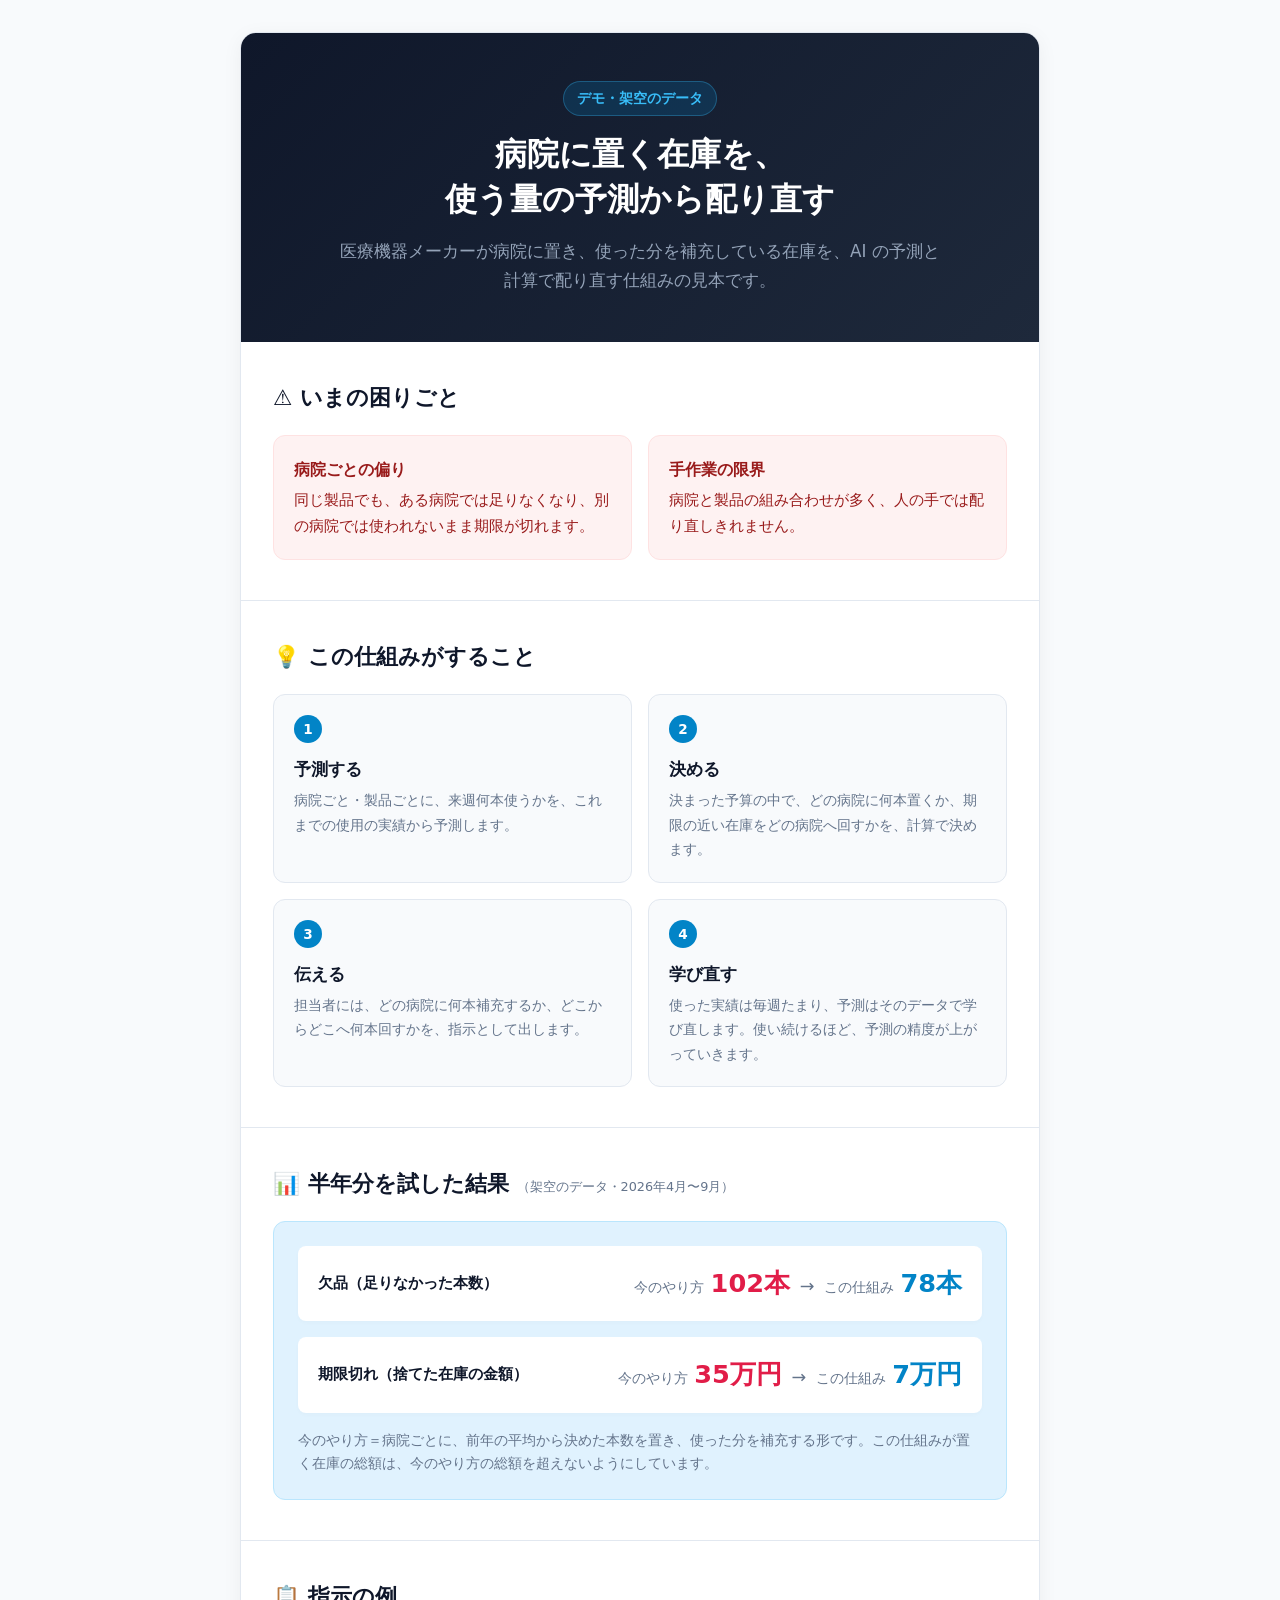
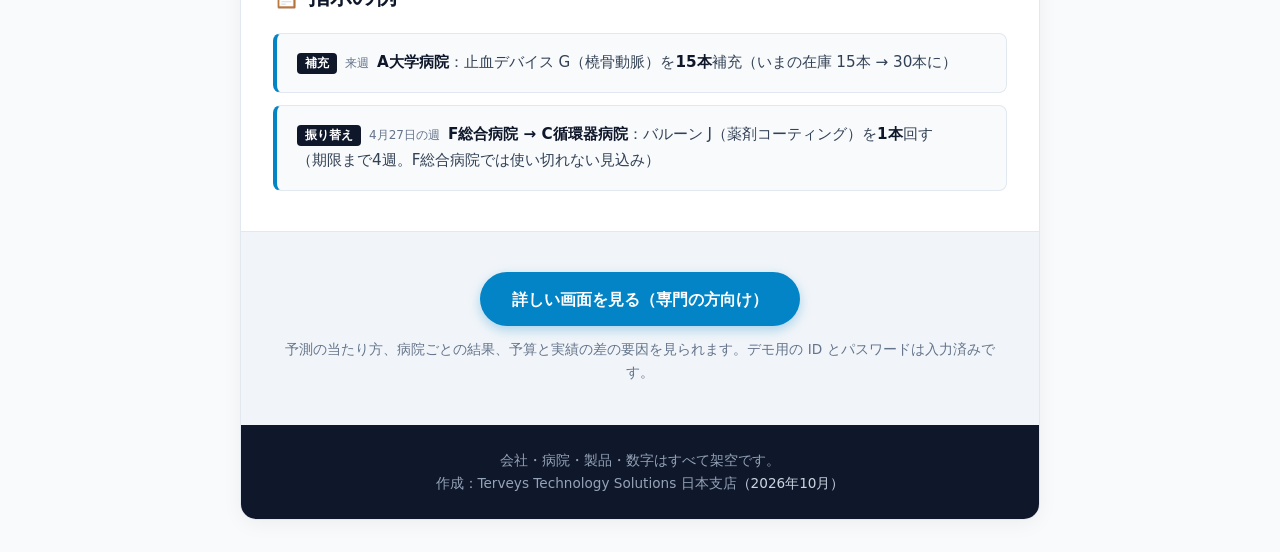
<file: index.html>
<!doctype html>
<html lang="ja">
<head>
<meta charset="utf-8">
<meta name="viewport" content="width=device-width, initial-scale=1">
<meta name="robots" content="noindex, nofollow">
<title>病院に置く在庫の配り直し（デモ）</title>
<link rel="stylesheet" href="simple.css?v=20261013-3">
</head>
<body>
<!-- 簡単版（1ページ・ログインなし・専門用語なし）。発注ナビの担当の方が30秒で分かるように。2026-10-13
     見た目は岩崎さんが貼ったデザインを取り入れた（数字・指示の例・noindex は残す）。
     数字と例は data.js（model.py が書き出す）から simple.js が入れる。詳しい4画面は detail.html -->
<main>
  <header>
    <span class="badge">デモ・架空のデータ</span>
    <h1>病院に置く在庫を、<br>使う量の予測から配り直す</h1>
    <p>医療機器メーカーが病院に置き、使った分を補充している在庫を、AI の予測と計算で配り直す仕組みの見本です。</p>
  </header>

  <section>
    <h2>⚠️ いまの困りごと</h2>
    <div class="pain-points">
      <div class="pain-card"><b>病院ごとの偏り</b>同じ製品でも、ある病院では足りなくなり、別の病院では使われないまま期限が切れます。</div>
      <div class="pain-card"><b>手作業の限界</b>病院と製品の組み合わせが多く、人の手では配り直しきれません。</div>
    </div>
  </section>

  <section>
    <h2>💡 この仕組みがすること</h2>
    <div class="steps-grid">
      <div class="step-card"><span class="num">1</span><b>予測する</b><p>病院ごと・製品ごとに、来週何本使うかを、これまでの使用の実績から予測します。</p></div>
      <div class="step-card"><span class="num">2</span><b>決める</b><p>決まった予算の中で、どの病院に何本置くか、期限の近い在庫をどの病院へ回すかを、計算で決めます。</p></div>
      <div class="step-card"><span class="num">3</span><b>伝える</b><p>担当者には、どの病院に何本補充するか、どこからどこへ何本回すかを、指示として出します。</p></div>
      <div class="step-card"><span class="num">4</span><b>学び直す</b><p>使った実績は毎週たまり、予測はそのデータで学び直します。使い続けるほど、予測の精度が上がっていきます。</p></div>
    </div>
  </section>

  <section>
    <h2>📊 半年分を試した結果<small>（架空のデータ・<span id="bt" class="s-nw"></span>）</small></h2>
    <div class="results-box">
      <div class="result-row">
        <div class="result-label">欠品（足りなかった本数）</div>
        <div class="result-values"><span class="before">今のやり方<b id="shortNow"></b></span><span class="arr">→</span><span class="after">この仕組み<b id="shortOpt"></b></span></div>
      </div>
      <div class="result-row">
        <div class="result-label">期限切れ（捨てた在庫の金額）</div>
        <div class="result-values"><span class="before">今のやり方<b id="expNow"></b></span><span class="arr">→</span><span class="after">この仕組み<b id="expOpt"></b></span></div>
      </div>
      <p class="result-note">今のやり方＝病院ごとに、前年の平均から決めた本数を置き、使った分を補充する形です。この仕組みが置く在庫の総額は、今のやり方の総額を超えないようにしています。</p>
    </div>
  </section>

  <section>
    <h2>📋 指示の例</h2>
    <ul class="orders">
      <li id="exRep"></li>
      <li id="exMove"></li>
    </ul>
  </section>

  <section class="cta-section">
    <a class="btn-detail" href="detail.html">詳しい画面を見る（専門の方向け）</a>
    <p>予測の当たり方、病院ごとの結果、予算と実績の差の要因を見られます。デモ用の ID とパスワードは入力済みです。</p>
  </section>

  <footer>会社・病院・製品・数字はすべて架空です。<br>作成：Terveys Technology Solutions 日本支店<span class="s-nw">（2026年10月）</span></footer>
</main>
<script src="data.js?v=20261013-3"></script>
<script src="simple.js?v=20261013-3"></script>
</body>
</html>
</file>
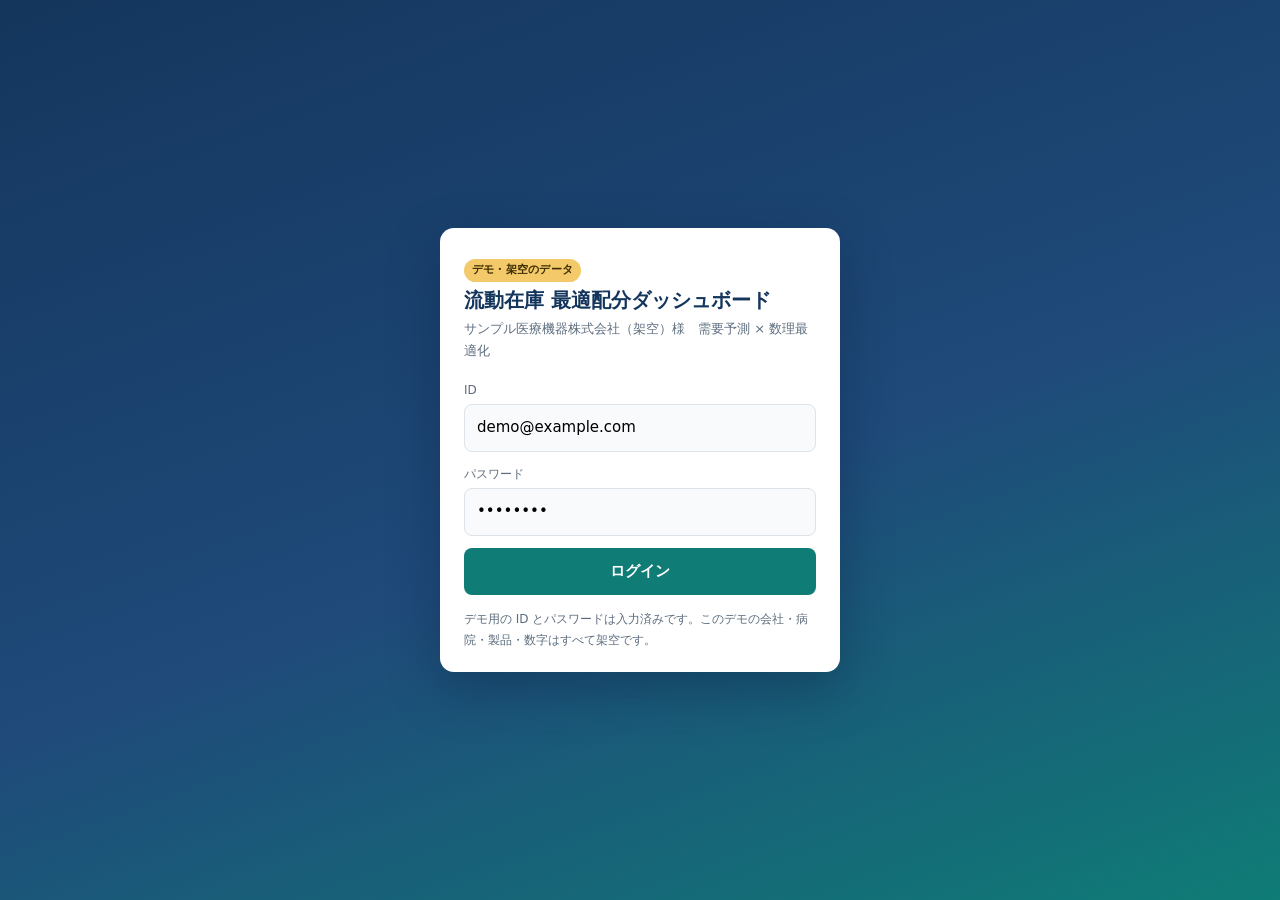
<file: detail.html>
<!doctype html>
<html lang="ja">
<head>
<meta charset="utf-8">
<meta name="viewport" content="width=device-width, initial-scale=1">
<meta name="robots" content="noindex, nofollow">
<title>流動在庫 最適配分ダッシュボード（デモ・詳しい画面）</title>
<link rel="stylesheet" href="style.css?v=20261012-3">
</head>
<body>
<div id="app"></div>
<script src="data.js?v=20261012-3"></script>
<script src="app.js?v=20261012-3"></script>
</body>
</html>
</file>
<file: simple.css>
/* 簡単版（index.html）。2026-10-13 見た目を作り直した（岩崎さんが貼ったデザインを取り入れた。数字・指示の例・noindex は残す）
   詳しい画面（detail.html）は style.css を使う。こちらは style.css を読まない */
:root {
  --primary: #0f172a;
  --accent: #0284c7;
  --accent-light: #e0f2fe;
  --bg: #f8fafc;
  --card-bg: #ffffff;
  --text: #334155;
  --text-light: #64748b;
  --border: #e2e8f0;
  --before: #e11d48;
  --radius: 12px;
}
* { box-sizing: border-box; margin: 0; padding: 0; }
body {
  font-family: "Hiragino Sans", "Hiragino Kaku Gothic ProN", "Yu Gothic", YuGothic, Meiryo, system-ui, sans-serif;
  background: var(--bg);
  color: var(--text);
  line-height: 1.7;
  padding: 2rem 1rem;
  -webkit-text-size-adjust: 100%;
}
main {
  max-width: 800px;
  margin: 0 auto;
  background: var(--card-bg);
  border-radius: 16px;
  box-shadow: 0 4px 20px rgba(0, 0, 0, .05);
  overflow: hidden;
  border: 1px solid var(--border);
}

/* 見出し */
header { background: linear-gradient(135deg, #0f172a 0%, #1e293b 100%); color: #fff; padding: 3rem 2rem; text-align: center; }
.badge {
  display: inline-block;
  background: rgba(2, 132, 199, .2);
  color: #38bdf8;
  font-size: .85rem;
  font-weight: 600;
  padding: .3rem .8rem;
  border-radius: 20px;
  margin-bottom: 1rem;
  border: 1px solid rgba(56, 189, 248, .3);
}
header h1 { font-size: 2rem; font-weight: 700; line-height: 1.4; margin-bottom: 1rem; }
header p { color: #94a3b8; font-size: 1.05rem; max-width: 600px; margin: 0 auto; }

/* 区切り */
section { padding: 2.5rem 2rem; border-bottom: 1px solid var(--border); }
h2 { font-size: 1.35rem; color: var(--primary); margin-bottom: 1.25rem; display: flex; align-items: baseline; flex-wrap: wrap; gap: .5rem; line-height: 1.5; }
h2 small { font-size: .8rem; color: var(--text-light); font-weight: normal; }

/* 困りごと */
.pain-points, .steps-grid { display: grid; grid-template-columns: 1fr 1fr; gap: 1rem; }
.pain-card { background: #fef2f2; border: 1px solid #fee2e2; padding: 1.25rem; border-radius: var(--radius); color: #991b1b; font-size: .95rem; }
.pain-card b { display: block; margin-bottom: .3rem; font-size: 1rem; }

/* 仕組み */
.step-card { background: var(--bg); border: 1px solid var(--border); padding: 1.25rem; border-radius: var(--radius); }
.step-card .num {
  display: inline-block;
  width: 28px; height: 28px;
  background: var(--accent);
  color: #fff;
  text-align: center;
  line-height: 28px;
  border-radius: 50%;
  font-weight: 700;
  font-size: .85rem;
  margin-bottom: .75rem;
}
.step-card b { display: block; color: var(--primary); font-size: 1.05rem; margin-bottom: .3rem; }
.step-card p { font-size: .9rem; color: var(--text-light); }

/* 結果 */
.results-box { background: var(--accent-light); border: 1px solid #bae6fd; padding: 1.5rem; border-radius: var(--radius); display: grid; gap: 1rem; }
.result-row {
  display: flex; justify-content: space-between; align-items: center; flex-wrap: wrap; gap: .5rem 1rem;
  background: #fff; padding: 1rem 1.25rem; border-radius: 8px; box-shadow: 0 2px 4px rgba(0, 0, 0, .02);
}
.result-label { font-weight: 600; color: var(--primary); font-size: .95rem; }
.result-values { display: flex; align-items: baseline; gap: .6rem; font-size: .85rem; color: var(--text-light); }
.result-values b { margin-left: .4rem; font-size: 1.6rem; font-feature-settings: "tnum"; font-variant-numeric: tabular-nums; }
.result-values .before b { color: var(--before); }
.result-values .after b { color: var(--accent); }
.result-values .arr { font-size: 1.1rem; }
.result-note { font-size: .85rem; color: var(--text-light); }

/* 指示の例 */
.orders { list-style: none; display: grid; gap: .75rem; }
.orders li { background: var(--bg); border: 1px solid var(--border); border-left: 4px solid var(--accent); border-radius: 8px; padding: 1rem 1.25rem; font-size: .95rem; }
.orders b { color: var(--primary); }
.s-tag { display: inline-block; font-size: .75rem; font-weight: 700; color: #fff; background: var(--primary); border-radius: 4px; padding: 0 .5rem; margin-right: .5rem; }
.s-when { display: inline-block; font-size: .75rem; color: var(--text-light); margin-right: .5rem; }
.s-nw { white-space: nowrap; }

/* 詳しい画面へ */
.cta-section { text-align: center; background: #f1f5f9; border-bottom: none; }
.btn-detail {
  display: inline-block;
  background: var(--accent);
  color: #fff;
  font-weight: 600;
  padding: .85rem 2rem;
  border-radius: 30px;
  text-decoration: none;
  box-shadow: 0 4px 12px rgba(2, 132, 199, .3);
  transition: background .2s, transform .2s;
}
.btn-detail:hover { background: #0369a1; transform: translateY(-2px); }
.cta-section p { margin-top: .75rem; font-size: .85rem; color: var(--text-light); }

/* 末尾 */
footer { background: var(--primary); color: #94a3b8; text-align: center; padding: 1.5rem; font-size: .85rem; }
footer .s-nw { color: #cbd5e1; }

@media (max-width: 600px) {
  body { padding: 1rem; }
  header { padding: 2.25rem 1.25rem; }
  header h1 { font-size: 1.5rem; }
  section { padding: 2rem 1.25rem; }
  .pain-points, .steps-grid { grid-template-columns: 1fr; }
  .result-row { flex-direction: column; align-items: flex-start; }
}
</file>
<file: style.css>
/* 流動在庫 最適配分ダッシュボード（デモ）2026-10-12 */
:root {
  --bg: #f4f6f9;
  --card: #ffffff;
  --ink: #1c2833;
  --muted: #5d6d7e;
  --line: #dde3ea;
  --navy: #14365d;
  --navy-2: #1f4a7a;
  --teal: #0f7c76;
  --teal-soft: #e3f2f1;
  --now: #9aa8b6;
  --now-soft: #eef1f4;
  --good: #1b7f3a;
  --bad: #b03a2e;
  --warn: #d99a2b;
  --band: rgba(15, 124, 118, .16);
  --radius: 10px;
}
* { box-sizing: border-box; }
html, body { margin: 0; padding: 0; }
body {
  background: var(--bg);
  color: var(--ink);
  font-family: "Hiragino Sans", "Hiragino Kaku Gothic ProN", "Yu Gothic", YuGothic, Meiryo, system-ui, sans-serif;
  font-size: 15px;
  line-height: 1.7;
  -webkit-text-size-adjust: 100%;
}
.num { font-feature-settings: "tnum"; font-variant-numeric: tabular-nums; }

/* ログイン */
.login {
  min-height: 100vh;
  display: grid;
  place-items: center;
  padding: 24px 16px;
  background: linear-gradient(160deg, #14365d 0%, #1f4a7a 55%, #0f7c76 100%);
}
.login-card {
  width: 100%;
  max-width: 400px;
  background: var(--card);
  border-radius: 14px;
  padding: 28px 24px 22px;
  box-shadow: 0 18px 50px rgba(10, 30, 60, .35);
}
.login-card h1 { font-size: 20px; margin: 4px 0 4px; color: var(--navy); line-height: 1.4; }
.login-card .sub { color: var(--muted); font-size: 13px; margin: 0 0 18px; }
.field { margin-bottom: 12px; }
.field label { display: block; font-size: 12px; color: var(--muted); margin-bottom: 4px; }
.field input {
  width: 100%;
  font: inherit;
  padding: 10px 12px;
  border: 1px solid var(--line);
  border-radius: 8px;
  background: #f8fafc;
}
.btn {
  display: block;
  width: 100%;
  font: inherit;
  font-weight: 700;
  padding: 11px 14px;
  border: 0;
  border-radius: 8px;
  background: var(--teal);
  color: #fff;
  cursor: pointer;
}
.btn:hover { filter: brightness(1.06); }
.login-note { font-size: 12px; color: var(--muted); margin: 14px 0 0; }

/* 上の帯 */
.topbar { background: var(--navy); color: #fff; }
.topbar-in { max-width: 1120px; margin: 0 auto; padding: 14px 16px 0; }
.brand { display: flex; flex-wrap: wrap; align-items: baseline; gap: 6px 12px; }
.brand h1 { font-size: 19px; margin: 0; line-height: 1.4; }
.badge {
  display: inline-block;
  font-size: 11px;
  font-weight: 700;
  padding: 2px 8px;
  border-radius: 999px;
  background: #f3c969;
  color: #3b2a00;
  letter-spacing: .02em;
}
.brand-sub { font-size: 12.5px; color: #c9d6e6; margin: 2px 0 10px; }
.tabs { display: flex; gap: 4px; overflow-x: auto; scrollbar-width: none; }
.tabs::-webkit-scrollbar { display: none; }
.tab {
  flex: 0 0 auto;
  font: inherit;
  font-size: 14px;
  color: #c9d6e6;
  background: transparent;
  border: 0;
  border-bottom: 3px solid transparent;
  padding: 8px 12px 9px;
  cursor: pointer;
  white-space: nowrap;
}
.tab.on { color: #fff; border-bottom-color: #4fd1c5; font-weight: 700; }

/* 本文 */
main { max-width: 1120px; margin: 0 auto; padding: 18px 16px 40px; }
.lead { font-size: 14px; color: var(--muted); margin: 0 0 14px; }
.period { display: flex; flex-wrap: wrap; gap: 6px 16px; font-size: 13px; color: var(--muted); margin: 0 0 14px; }
.period b { color: var(--ink); }
.legend { display: flex; flex-wrap: wrap; gap: 4px 16px; font-size: 12.5px; color: var(--muted); margin: 0 0 8px; }
.legend-dot { display: inline-block; width: 10px; height: 10px; border-radius: 2px; margin-right: 5px; vertical-align: -1px; }
.legend-line { display: inline-block; width: 16px; height: 0; border-top: 2.5px solid; margin-right: 5px; vertical-align: 3px; }
.legend-band { display: inline-block; width: 14px; height: 10px; background: var(--band); margin-right: 5px; vertical-align: -1px; }
.card {
  background: var(--card);
  border: 1px solid var(--line);
  border-radius: var(--radius);
  padding: 16px;
  margin-bottom: 16px;
}
.card h2 { font-size: 16px; margin: 0 0 4px; color: var(--navy); }
.card h3 { font-size: 14.5px; margin: 14px 0 4px; color: var(--navy); }
.card .hint { font-size: 12.5px; color: var(--muted); margin: 0 0 12px; }
.note { font-size: 13px; color: var(--muted); margin: 10px 0 0; }
.grid2 { display: grid; grid-template-columns: 1fr 1fr; gap: 16px; }
.grid2 > .card { margin-bottom: 0; }
.stack { display: grid; gap: 16px; margin-bottom: 16px; }

.kpis { display: grid; grid-template-columns: repeat(auto-fit, minmax(160px, 1fr)); gap: 10px; margin-bottom: 16px; }
.kpi { background: var(--card); border: 1px solid var(--line); border-radius: var(--radius); padding: 12px 12px 10px; }
.kpi .k { font-size: 12px; color: var(--muted); line-height: 1.4; }
.kpi .v { font-size: 22px; font-weight: 700; color: var(--ink); line-height: 1.3; margin-top: 4px; }
.kpi .v small { font-size: 12px; font-weight: 400; color: var(--muted); margin-left: 2px; }
.kpi .d { font-size: 12px; margin-top: 2px; }
.kpi .was { color: var(--muted); }
.good { color: var(--good); font-weight: 700; }
.bad { color: var(--bad); font-weight: 700; }
.flat { color: var(--muted); font-weight: 700; }

/* 2つのやり方 */
.ways { display: grid; grid-template-columns: 1fr 1fr; gap: 12px; }
.way { border: 1px solid var(--line); border-radius: 8px; padding: 12px 14px; border-top: 4px solid var(--now); }
.way.opt { border-top-color: var(--teal); background: #fbfefe; }
.way h3 { margin: 0 0 6px; font-size: 14.5px; }
.way ol, .way ul { margin: 0; padding-left: 1.3em; font-size: 13.5px; }
.way li { margin: 2px 0; }

/* 費用の内訳（横の積み上げ） */
.cost-row { display: grid; grid-template-columns: 110px 1fr 80px; gap: 10px; align-items: center; padding: 6px 0; }
.cost-name { font-size: 13.5px; }
.cost-track { display: flex; height: 18px; border-radius: 3px; overflow: hidden; background: #f1f4f7; }
.cost-seg { height: 18px; }
.cost-val { font-size: 13px; text-align: right; white-space: nowrap; }
.c-short { background: #b03a2e; }
.c-hold { background: #7f93a8; }
.c-exp { background: #d99a2b; }
.c-move { background: #0f7c76; }

/* グラフ */
.chart { width: 100%; height: auto; display: block; }
.chart text { font-family: inherit; }
.ex-grid { display: grid; grid-template-columns: 1fr; gap: 14px; }
.ex { border-top: 1px solid var(--line); padding-top: 12px; }
.ex:first-child { border-top: 0; padding-top: 0; }
.ex-title { font-weight: 700; font-size: 14px; margin: 0; }
.ex-title small { font-weight: 400; color: var(--muted); margin-left: 6px; }
.ex-note { font-size: 13px; color: var(--muted); margin: 2px 0 6px; }

/* 要因の横棒 */
.imp-row { display: grid; grid-template-columns: 200px 1fr 56px; gap: 10px; align-items: center; padding: 4px 0; font-size: 13.5px; }
.imp-bar { height: 14px; border-radius: 3px; background: var(--teal); min-width: 2px; }
.imp-val { text-align: right; font-size: 13px; color: var(--muted); }
.div-row { display: grid; grid-template-columns: 220px 1fr 1fr 90px; gap: 0 8px; align-items: center; padding: 5px 0; border-top: 1px solid var(--line); font-size: 13.5px; }
.div-row:first-child { border-top: 0; }
.div-neg { display: flex; justify-content: flex-end; border-right: 1px solid #c3ccd6; }
.div-pos { display: flex; justify-content: flex-start; }
.div-bar { height: 14px; min-width: 2px; }
.div-bar.p { background: var(--teal); border-radius: 0 3px 3px 0; }
.div-bar.n { background: var(--bad); border-radius: 3px 0 0 3px; }
.div-val { text-align: right; font-size: 13px; white-space: nowrap; }
.div-row.total { font-weight: 700; }

/* 表 */
.tablewrap { overflow-x: auto; -webkit-overflow-scrolling: touch; }
table { border-collapse: collapse; width: 100%; font-size: 13.5px; }
th, td { padding: 7px 8px; border-bottom: 1px solid var(--line); text-align: left; vertical-align: top; }
th { font-size: 12px; color: var(--muted); font-weight: 600; background: #f8fafc; white-space: nowrap; }
td.r, th.r { text-align: right; white-space: nowrap; }
td.c, th.c { text-align: center; }
td.nw { white-space: nowrap; }
table.wide { min-width: 680px; }
table.wider { min-width: 820px; }
.sub { color: var(--muted); font-size: 12px; }
.arrow { color: var(--muted); margin: 0 3px; }
tr.sel td { background: var(--teal-soft); }
tr.click { cursor: pointer; }
tr.click:hover td { background: #f3f8f8; }
.pick { display: flex; flex-wrap: wrap; align-items: center; gap: 8px; margin: 0 0 10px; font-size: 13.5px; }
.pick select { font: inherit; font-size: 14px; padding: 6px 8px; border: 1px solid var(--line); border-radius: 8px; background: #fff; max-width: 100%; }
.pill { display: inline-block; font-size: 11.5px; padding: 1px 8px; border-radius: 999px; background: var(--now-soft); color: var(--muted); white-space: nowrap; }
.pill.up { background: #e6f4ea; color: var(--good); }

.defs { margin: 0; display: grid; grid-template-columns: 180px 1fr; gap: 6px 12px; font-size: 13.5px; }
.defs dt { font-weight: 600; }
.defs dd { margin: 0; color: var(--muted); }

footer { max-width: 1120px; margin: 0 auto; padding: 0 16px 32px; font-size: 12px; color: var(--muted); }

@media (max-width: 760px) {
  .grid2, .ways { grid-template-columns: 1fr; }
  .div-row { grid-template-columns: 1fr 1fr 80px; }
  .div-row .div-name { grid-column: 1 / -1; }
  .imp-row { grid-template-columns: 1fr 52px; }
  .imp-row .imp-name { grid-column: 1 / -1; }
}
@media (max-width: 640px) {
  body { font-size: 14.5px; }
  .brand h1 { font-size: 17px; }
  .kpis { grid-template-columns: 1fr 1fr; }
  .kpi .v { font-size: 20px; }
  .cost-row { grid-template-columns: 1fr 70px; }
  .cost-row .cost-track { grid-column: 1 / -1; grid-row: 2; }
  .defs { grid-template-columns: 1fr; }
  .defs dd { margin-bottom: 6px; }
}
</file>
